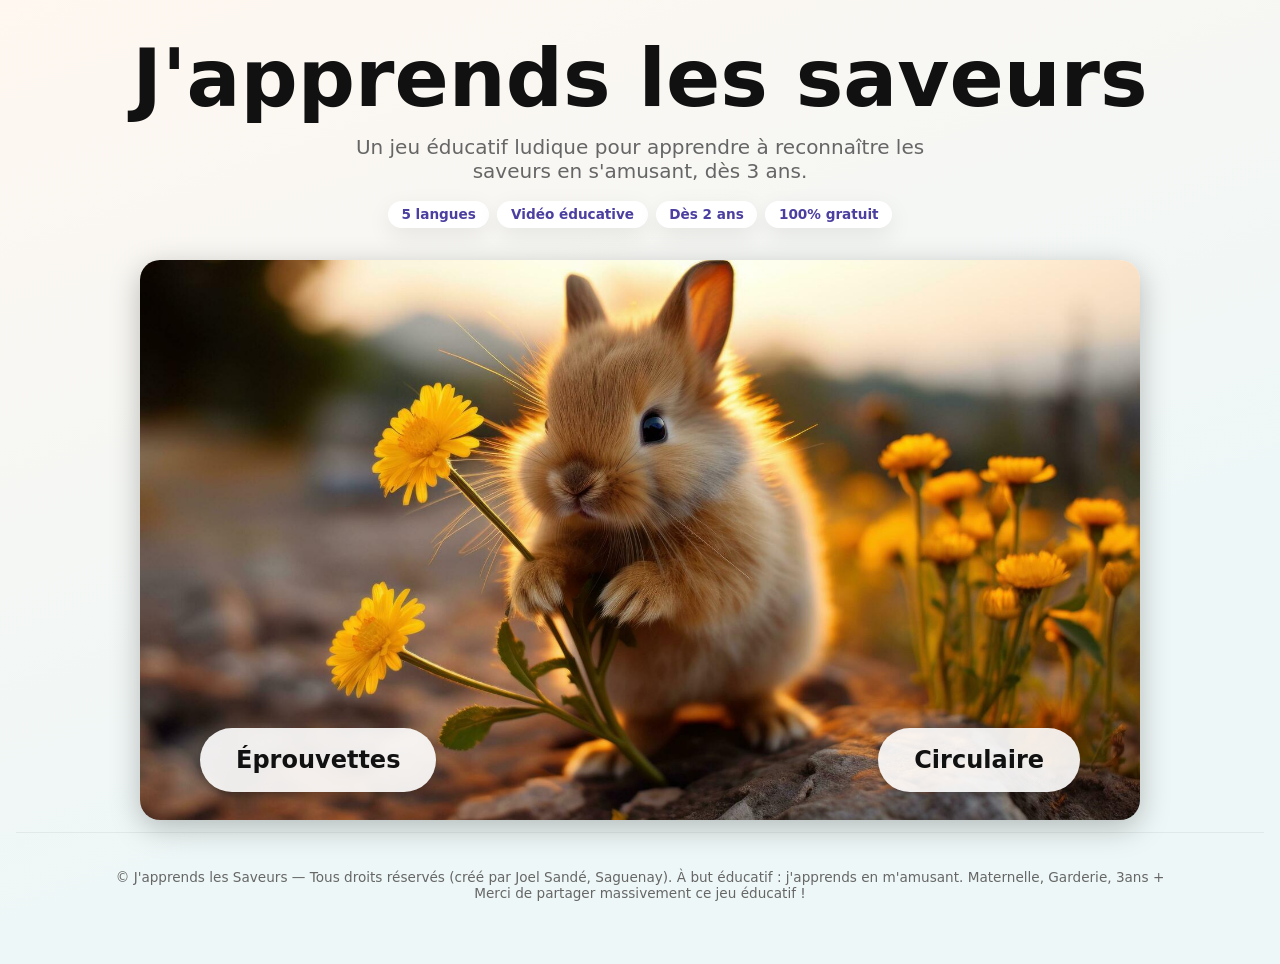
<file: index.html>
<!DOCTYPE html>
<html lang="fr">
<head>
  <meta charset="UTF-8" />
  <meta name="viewport" content="width=device-width, initial-scale=1" />
  <title>J'apprends les saveurs — jeu éducatif en 5 langues</title>
  <meta name="description" content="Jeu éducatif gratuit pour apprendre les saveurs en s'amusant, dès 2 ans. Disponible en 5 langues, avec vidéo pédagogique. Choisis le mode Éprouvettes ou le mode Circulaire !" />
  <meta property="og:type" content="website" />
  <meta property="og:title" content="J'apprends les saveurs" />
  <meta property="og:description" content="Jeu éducatif gratuit pour apprendre les saveurs en s'amusant, dès 2 ans. Disponible en 5 langues, avec vidéo pédagogique." />
  <meta property="og:image" content="lapin_saveur_2.jpg" />
  <link rel="canonical" href="https://joel3500.github.io/japprends_les_saveurs_avec_langue_et_video/" />
  <link rel="stylesheet" href="style.css" />
  <script type="application/ld+json">
  {
    "@context": "https://schema.org",
    "@type": "WebApplication",
    "name": "J'apprends les saveurs",
    "url": "https://joel3500.github.io/japprends_les_saveurs_avec_langue_et_video/",
    "description": "Jeu éducatif gratuit pour apprendre les saveurs en s'amusant, dès 3 ans. Disponible en 5 langues (français, anglais, espagnol, allemand, italien), avec vidéo pédagogique.",
    "applicationCategory": "EducationalApplication",
    "operatingSystem": "Any (navigateur web)",
    "inLanguage": ["fr", "en", "es", "de", "it"],
    "isAccessibleForFree": true,
    "offers": {
      "@type": "Offer",
      "price": "0",
      "priceCurrency": "CAD"
    },
    "audience": {
      "@type": "PeopleAudience",
      "suggestedMinAge": 3
    },
    "author": {
      "@type": "Person",
      "name": "Joel Sandé"
    }
  }
  </script>
  <style>
    body{ padding:32px 16px; text-align:center; }

    h1{
      font-size:clamp(2.5rem, 7vw, 5rem);
      margin:0 0 10px;
      font-weight:800;
      color:#111;
    }

    .tagline{
      margin:0 0 18px;
      font-size:clamp(1rem, 2vw, 1.25rem);
      color:var(--clr-muted);
      max-width:640px;
    }

    .badges{
      display:flex; flex-wrap:wrap; justify-content:center; gap:.5rem;
      margin-bottom:32px;
    }
    .badges span{
      background:#fff;
      color:var(--clr-primary-dark);
      font-weight:700;
      font-size:.85rem;
      padding:.4em 1em;
      border-radius:999px;
      box-shadow:var(--shadow-soft);
    }

    .hero{
      position:relative;
      width:min(92vw, 1000px);
      margin:0 auto;
    }
    .hero img{
      display:block;
      width:100%;
      height:auto;
      border-radius:20px;
      box-shadow:0 8px 30px rgba(0,0,0,.25);
    }

    .hero-links{
      position:absolute;
      left:0; right:0; bottom:5%;
      display:flex;
      justify-content:space-between;
      padding:0 6%;
    }
    .hero-links a{
      background:rgba(255,255,255,.9);
      color:#111;
      text-decoration:none;
      font-weight:700;
      font-size:clamp(1rem, 2.2vw, 1.5rem);
      padding:.75em 1.5em;
      border-radius:999px;
      box-shadow:0 3px 10px rgba(0,0,0,.3);
      transition:transform .15s ease, box-shadow .15s ease, background .15s ease;
    }
    .hero-links a:hover{
      transform:translateY(-2px) scale(1.06);
      background:#fff;
      box-shadow:0 6px 16px rgba(0,0,0,.35);
    }
  </style>
</head>
<body>

  <h1 class="fade-in">J'apprends les saveurs</h1>
  <p class="tagline fade-in">Un jeu éducatif ludique pour apprendre à reconnaître les saveurs en s'amusant, dès 3 ans.</p>
  <div class="badges fade-in">
    <span>5 langues</span>
    <span>Vidéo éducative</span>
    <span>Dès 2 ans</span>
    <span>100% gratuit</span>
  </div>

  <div class="hero fade-in">
    <img src="lapin_saveur_2.jpg" alt="Lapin qui apprend les saveurs" />
    <div class="hero-links">
      <a href="j_apprends_les_saveurs_5_langues_et_video_responsive.html">Éprouvettes</a>
      <a href="j_apprends_les_saveurs_4_langues_circulaire.html">Circulaire</a>
    </div>
  </div>

  <footer>
    <p>&copy; J'apprends les Saveurs — Tous droits réservés (créé par Joel Sandé, Saguenay). À but éducatif : j'apprends en m'amusant. Maternelle, Garderie, 3ans +<br>Merci de partager massivement ce jeu éducatif !</p>
  </footer>

</body>
</html>
</file>
<file: style.css>
/* Style partagé — J'apprends les saveurs (index, éprouvettes, circulaire) */

:root{
  --clr-primary:#6c5ce7;
  --clr-primary-dark:#4b3fa0;
  --clr-accent:#00b4a6;
  --clr-bg-start:#fff7f0;
  --clr-bg-end:#eef7f7;
  --clr-text:#1c1c1c;
  --clr-muted:#666;
  --shadow-soft:0 8px 24px rgba(0,0,0,.08);
  --shadow-hover:0 12px 28px rgba(0,0,0,.14);
}

*{box-sizing:border-box}
html, body{margin:0; padding:0}
body{
  display:flex; flex-direction:column; align-items:center;
  min-height:100vh;
  font-family:system-ui, -apple-system, "Segoe UI", Roboto, Arial, sans-serif;
  color:var(--clr-text);
  background:linear-gradient(160deg, var(--clr-bg-start), var(--clr-bg-end) 65%);
}

/* Navigation entre les 3 pages (onglets) */
.page-nav{
  display:flex; flex-wrap:wrap; gap:.4rem; justify-content:center;
  padding:10px 12px 0;
}
.page-nav a{
  color:var(--clr-text);
  text-decoration:none;
  font-size:.95rem;
  font-weight:600;
  padding:.5em 1.1em;
  border-radius:999px;
  background:rgba(255,255,255,.65);
  transition:background .15s ease, transform .15s ease, box-shadow .15s ease, color .15s ease;
}
.page-nav a:hover{ background:#fff; transform:translateY(-1px); box-shadow:var(--shadow-soft); }
.page-nav a[aria-current="page"]{
  background:linear-gradient(135deg, var(--clr-primary), var(--clr-primary-dark));
  color:#fff;
  box-shadow:var(--shadow-soft);
}

/* Boutons de sélection de langue */
.lang-buttons{
  display:flex; flex-wrap:wrap; gap:.5rem; justify-content:center;
  padding:12px;
}
.lang-buttons button{
  border:1px solid rgba(0,0,0,.08);
  background:#fff;
  color:var(--clr-text);
  border-radius:999px;
  padding:.5rem 1.1rem;
  font-size:clamp(.9rem, 1.5vw, 1rem);
  font-weight:600;
  cursor:pointer;
  box-shadow:var(--shadow-soft);
  transition:transform .15s ease, box-shadow .15s ease, background .15s ease, color .15s ease;
}
.lang-buttons button:hover{ transform:translateY(-2px); box-shadow:var(--shadow-hover); }
.lang-buttons button[aria-pressed="true"]{
  background:linear-gradient(135deg, var(--clr-primary), var(--clr-primary-dark));
  color:#fff;
  border-color:transparent;
}

/* Cadre général de la page (hors pied de page) */
.page-frame{
  background:#fff;
  box-shadow:var(--shadow-soft);
}

footer{
  width:100%;
  padding:22px 10px 18px;
  text-align:center;
  color:var(--clr-muted);
  font-size:.85rem;
  border-top:1px solid rgba(0,0,0,.06);
  margin-top:12px;
}

/* Petite animation d'entrée, utilisée sur les éléments clés de chaque page */
@keyframes fadeInUp{
  from{ opacity:0; transform:translateY(14px); }
  to{ opacity:1; transform:translateY(0); }
}
.fade-in{ animation:fadeInUp .5s ease both; }
</file>
